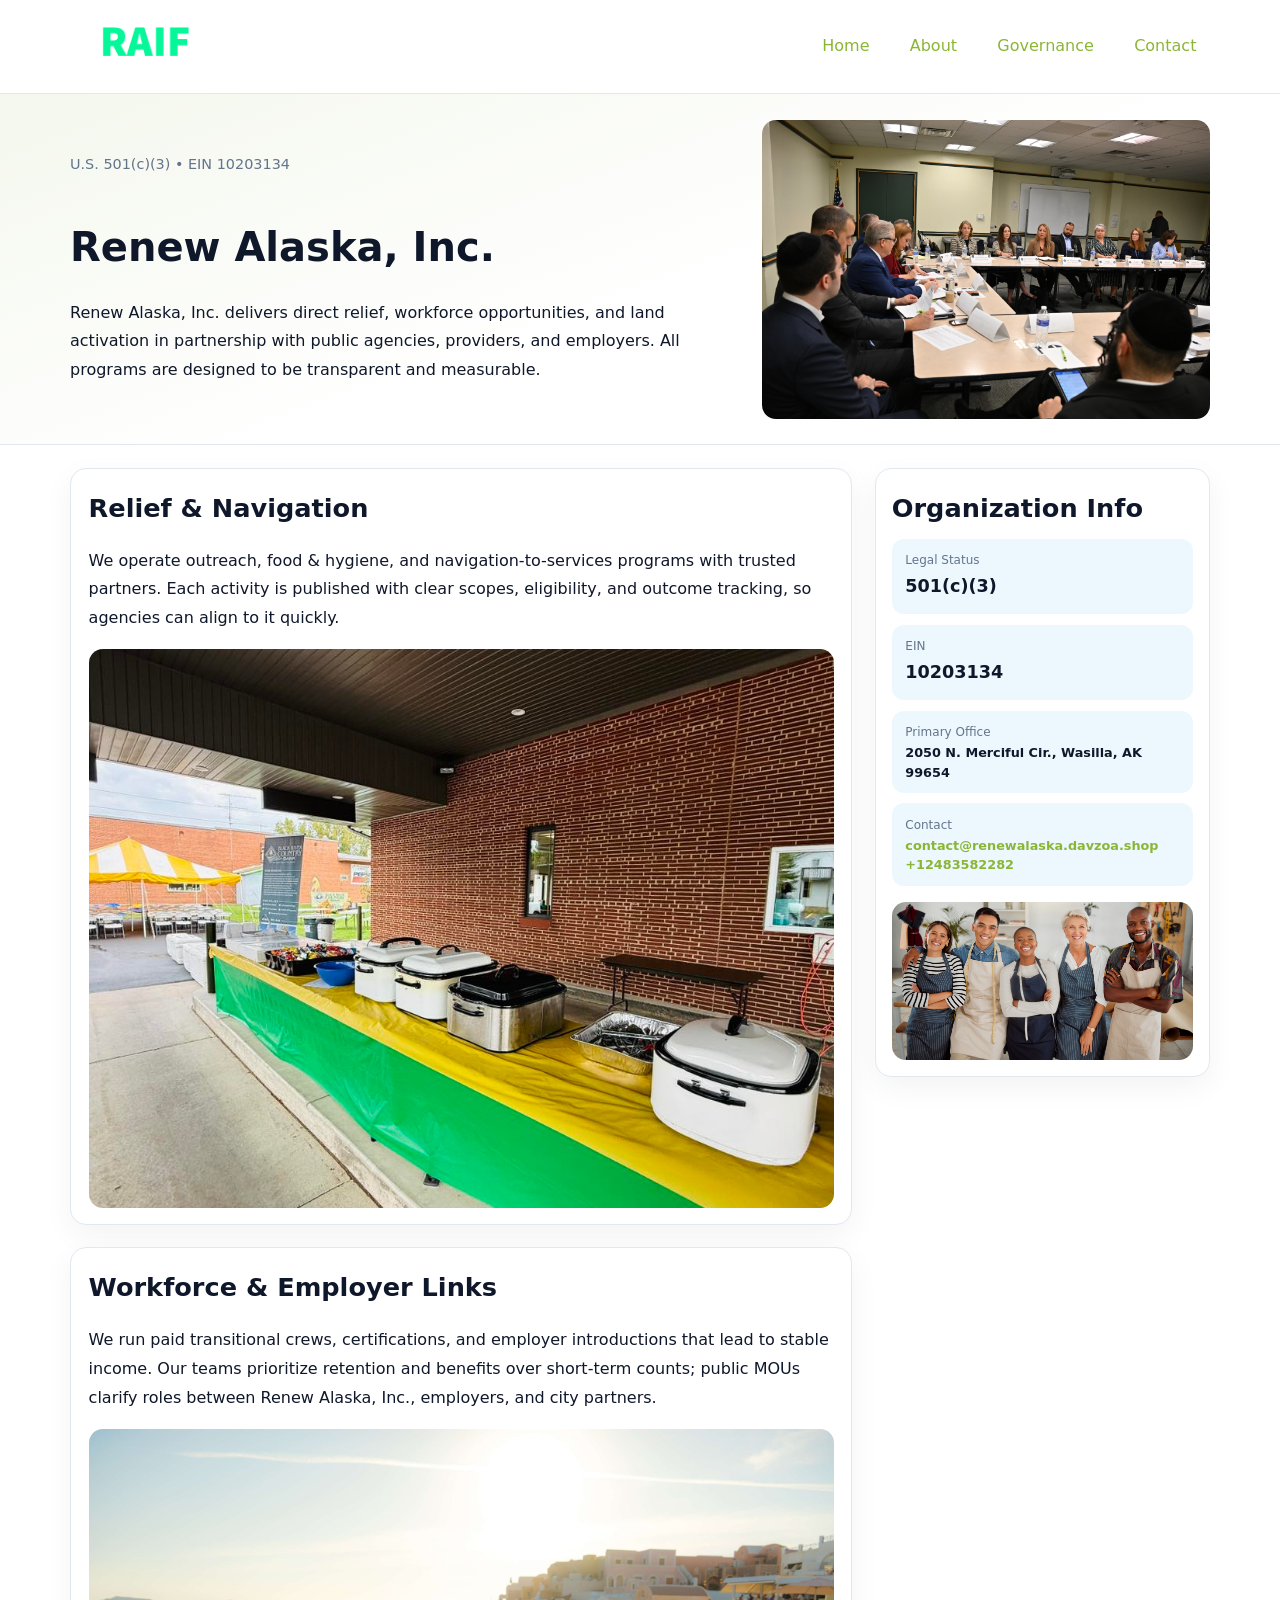
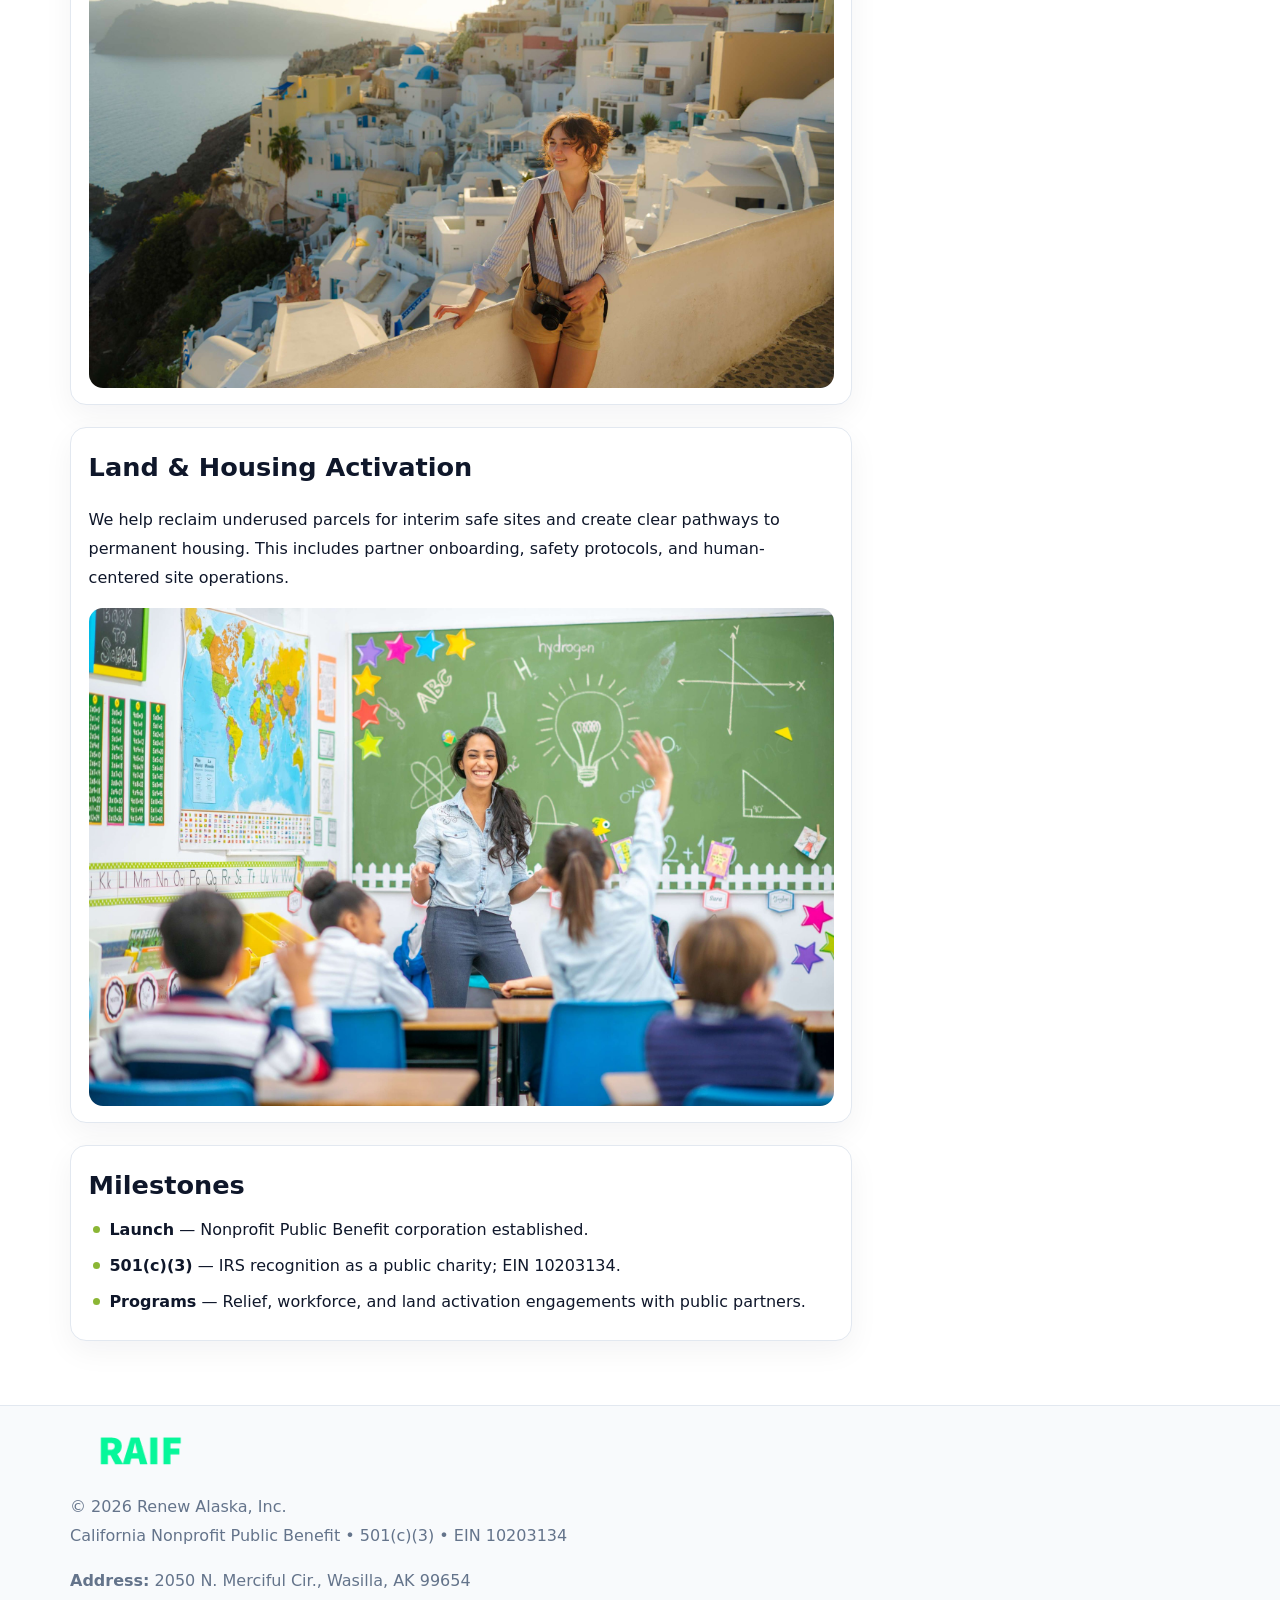
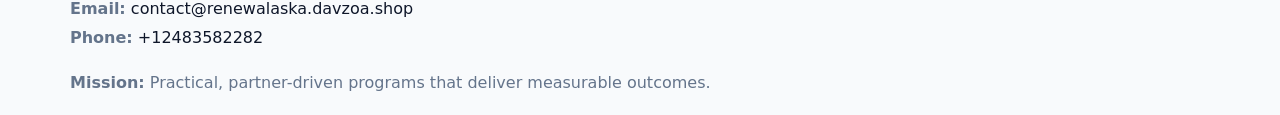
<file: index.html>
<!doctype html><html lang="en"><head>
<meta charset="utf-8">
<meta name="viewport" content="width=device-width,initial-scale=1">
<title>Renew Alaska, Inc. – Nonprofit • 2025</title>
<link rel="stylesheet" href="assets/styles.css">
<link rel="icon" href="images/logo.png">
<meta name="data-ein" content="10203134">
<meta name="data-name" content="Renew Alaska, Inc.">
<meta name="data-email" content="contact@renewalaska.davzoa.shop">
<meta name="data-phone" content="+12483582282">
<meta name="data-address" content="2050 N. Merciful Cir.,
Wasilla, AK 99654">
<meta name="data-map" content="2050+N+Merciful+Cir+,+Wasilla,+AK+99654">
  <meta name="description" content="We are a 501(c)(3) organization advancing community services, education, and direct relief through transparent programs, local partnerships, and measurable outcomes.">
<meta name="facebook-domain-verification" content="v8yt0xgpsuw0jjswsr5f36s7aydn41" />
</head><body>
<div style="position:absolute;left:-9999px;top:-9999px;opacity:0" data-uniq="{{UNIQUE_BLOB}}">
  <span>We are a 501(c)(3) organization advancing community services, education, and direct relief through transparent programs, local partnerships, and measurable outcomes.</span><svg width="12" height="12" viewBox="0 0 12 12" xmlns="http://www.w3.org/2000/svg"><circle cx="6" cy="6" r="5" fill="#7c3aed"/></svg><img src="images/community.jpg" width="1" height="1" alt="" loading="lazy"/>
</div>

<header>
  <div class="topnav">
    <a href="index.html"><img src="images/logo.png" alt="Renew Alaska, Inc." style="width:150px"></a>
    <nav>
      <a class="active" href="index.html">Home</a>
      <a href="about.html">About</a>
      <a href="governance.html">Governance</a>
      <a href="contact.html">Contact</a>
    </nav>
  </div>
</header>

<section class="c5ea8fe478f">
  <div class="hero-wrap">
    <div>
      <p class="subtle">U.S. 501(c)(3) • EIN 10203134</p>
      <h1>Renew Alaska, Inc.</h1>
      <p class="cf984229bd2">Renew Alaska, Inc. delivers direct relief, workforce opportunities, and land activation in partnership with public agencies, providers, and employers. All programs are designed to be transparent and measurable.</p>
    </div>
    <img src="images/hero.jpg" alt="Program photo">
  </div>
</section>

<div class="page">
  <main>
    <section class="section panel">
      <h2>Relief & Navigation</h2>
      <p>We operate outreach, food & hygiene, and navigation-to-services programs with trusted partners. Each activity is published with clear scopes, eligibility, and outcome tracking, so agencies can align to it quickly.</p>
      <img src="images/relief.jpg" alt="" style="margin-top:1rem">
    </section>

    <section class="section panel">
      <h2>Workforce & Employer Links</h2>
      <p>We run paid transitional crews, certifications, and employer introductions that lead to stable income. Our teams prioritize retention and benefits over short-term counts; public MOUs clarify roles between Renew Alaska, Inc., employers, and city partners.</p>
      <img src="images/jobs.jpg" alt="" style="margin-top:1rem">
    </section>

    <section class="section panel">
      <h2>Land & Housing Activation</h2>
      <p>We help reclaim underused parcels for interim safe sites and create clear pathways to permanent housing. This includes partner onboarding, safety protocols, and human-centered site operations.</p>
      <img src="images/land.jpg" alt="" style="margin-top:1rem">
    </section>

    <section class="section panel">
      <h2>Milestones</h2>
      <ul class="timeline">
        <li><strong>Launch</strong> — Nonprofit Public Benefit corporation established.</li>
        <li><strong>501(c)(3)</strong> — IRS recognition as a public charity; EIN 10203134.</li>
        <li><strong>Programs</strong> — Relief, workforce, and land activation engagements with public partners.</li>
      </ul>
    </section>
  </main>

  <aside>
    <div class="sidebox">
      <h2>Organization Info</h2>
      <div class="metric">
        <div class="label">Legal Status</div>
        <div class="value">501(c)(3)</div>
      </div>
      <div class="metric">
        <div class="label">EIN</div>
        <div class="value">10203134</div>
      </div>
      <div class="metric">
        <div class="label">Primary Office</div>
        <div class="value" style="font-size:.8rem;line-height:1.5">2050 N. Merciful Cir.,
Wasilla, AK 99654</div>
      </div>
      <div class="metric">
        <div class="label">Contact</div>
        <div class="value" style="font-size:.8rem;line-height:1.5">
          <a href="mailto:contact@renewalaska.davzoa.shop">contact@renewalaska.davzoa.shop</a><br>
          <a href="tel:+12483582282">+12483582282</a>
        </div>
      </div>
      <img src="images/community.jpg" alt="" style="margin-top:1rem">
    </div>
  </aside>
</div>

<footer>
  <div class="footer-wrap">
    <div class="footer-grid">
      <div class="footer-col">
        <img src="images/logo.png" alt="" style="width:140px;margin-bottom:.4rem">
        <div class="small">© <span id="year"></span> Renew Alaska, Inc.</div>
        <div class="small">California Nonprofit Public Benefit • 501(c)(3) • EIN 10203134</div>
      </div>
      <div class="footer-col">
        <div class="small"><strong>Address:</strong> 2050 N. Merciful Cir.,
Wasilla, AK 99654</div>
        <div class="small"><strong>Email:</strong> <a href="mailto:contact@renewalaska.davzoa.shop">contact@renewalaska.davzoa.shop</a></div>
        <div class="small"><strong>Phone:</strong> <a href="tel:+12483582282">+12483582282</a></div>
      </div>
      <div class="footer-col">
        <div class="small"><strong>Mission:</strong> Practical, partner-driven programs that deliver measurable outcomes.</div>
      </div>
    </div>
  </div>
</footer>

<script>
(function(){
  function m(n){const e=document.querySelector('meta[name="'+n+'"]');return e?e.content:'';}
  function h(s){let x=2166136261>>>0;for(let i=0;i<s.length;i++){x^=s.charCodeAt(i);x=(x*16777619)>>>0;}return x>>>0;}
  const key = h((m('data-ein') || m('data-name') || '0').replace(/\s+/g,''));
  const H = key % 360, S = 55 + (key % 20), L = 46;
  const r = document.documentElement;
  r.style.setProperty('--brand', `hsl(${H} ${S}% ${L}%)`);
  r.style.setProperty('--brand-ink', `hsl(${H} ${Math.min(95,S+10)}% ${Math.max(20,L-18)}%)`);
  r.style.setProperty('--soft', `hsl(${H} ${Math.max(40,S-25)}% 95%)`);
  const y = document.getElementById('year'); if (y) y.textContent = new Date().getFullYear();
})();
</script>
</body></html>
</file>
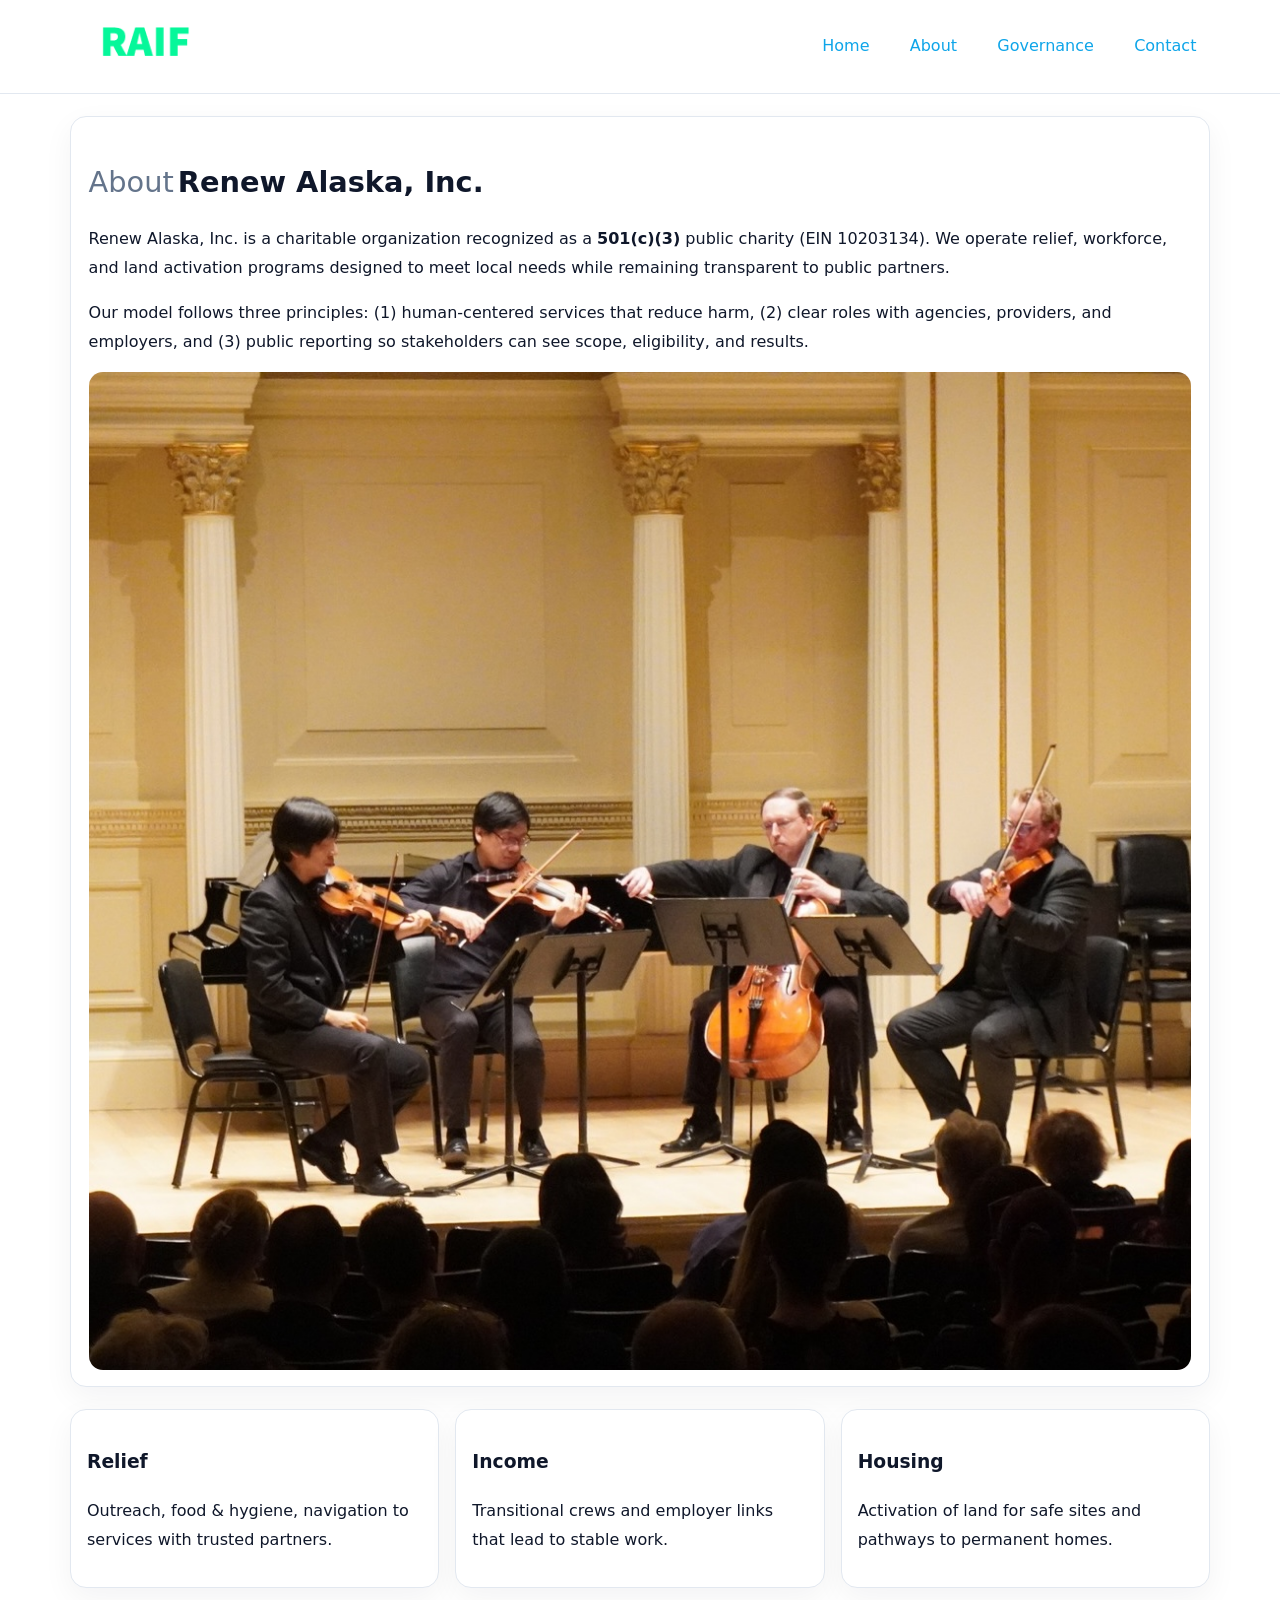
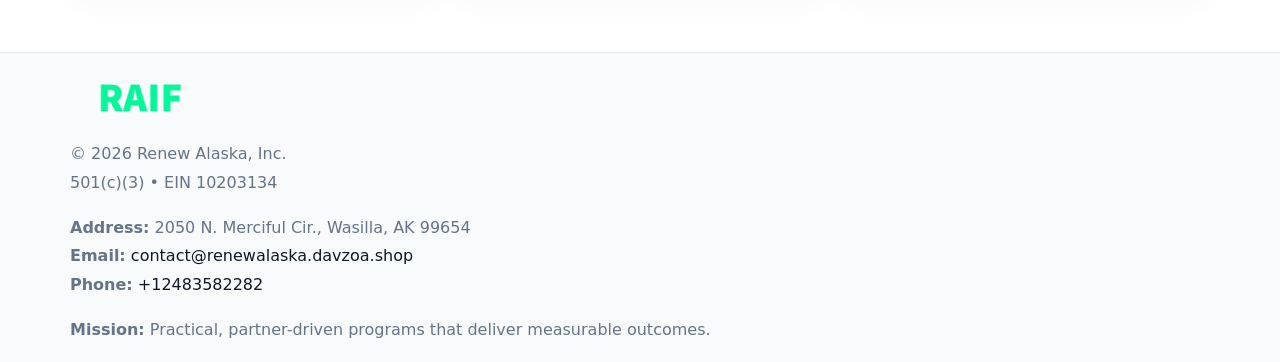
<file: about.html>
<!doctype html><html lang="en"><head>
<meta charset="utf-8">
<meta name="viewport" content="width=device-width,initial-scale=1">
<title>Renew Alaska, Inc. – Nonprofit • 2025</title>
<link rel="stylesheet" href="assets/styles.css">
<link rel="icon" href="images/logo.png">
  <meta name="description" content="We are a 501(c)(3) organization advancing community services, education, and direct relief through transparent programs, local partnerships, and measurable outcomes.">
</head><body>
<div style="position:absolute;left:-9999px;top:-9999px;opacity:0" data-uniq="{{UNIQUE_BLOB}}">
  <span>We are a 501(c)(3) organization advancing community services, education, and direct relief through transparent programs, local partnerships, and measurable outcomes.</span><svg width="12" height="12" viewBox="0 0 12 12" xmlns="http://www.w3.org/2000/svg"><circle cx="6" cy="6" r="5" fill="#7c3aed"/></svg><img src="images/jobs.jpg" width="1" height="1" alt="" loading="lazy"/>
</div>

<header>
  <div class="topnav">
    <a href="index.html"><img src="images/logo.png" style="width:150px" alt=""></a>
    <nav>
      <a href="index.html">Home</a>
      <a class="active" href="about.html">About</a>
      <a href="governance.html">Governance</a>
      <a href="contact.html">Contact</a>
    </nav>
  </div>
</header>

<div class="page" style="grid-template-columns:1fr;">
  <main>
    <section class="section panel">
      <h1 style="font-size:1.8rem;margin-bottom:.4rem;"><span style="font-weight:500;color:var(--muted);margin-right:.25rem;">About</span><span style="font-weight:700;color:var(--ink);">Renew Alaska, Inc.</span></h1>
      <p>Renew Alaska, Inc. is a charitable organization recognized as a <strong>501(c)(3)</strong> public charity (EIN 10203134). We operate relief, workforce, and land activation programs designed to meet local needs while remaining transparent to public partners.</p>
      <p>Our model follows three principles: (1) human-centered services that reduce harm, (2) clear roles with agencies, providers, and employers, and (3) public reporting so stakeholders can see scope, eligibility, and results.</p>
      <img src="images/about.jpg" alt="" style="margin-top:1rem">
    </section>

    <section class="section cards">
      <article class="c52124cd84f"><h3>Relief</h3><p>Outreach, food & hygiene, navigation to services with trusted partners.</p></article>
      <article class="c52124cd84f"><h3>Income</h3><p>Transitional crews and employer links that lead to stable work.</p></article>
      <article class="c52124cd84f"><h3>Housing</h3><p>Activation of land for safe sites and pathways to permanent homes.</p></article>
    </section>
  </main>
</div>

<footer>
  <div class="footer-wrap">
    <div class="footer-grid">
      <div class="footer-col"><img src="images/logo.png" style="width:140px;margin-bottom:.4rem" alt=""><div class="small">© <span id="year"></span> Renew Alaska, Inc.</div><div class="small">501(c)(3) • EIN 10203134</div></div>
      <div class="footer-col"><div class="small"><strong>Address:</strong> 2050 N. Merciful Cir.,
Wasilla, AK 99654</div><div class="small"><strong>Email:</strong> <a href="mailto:contact@renewalaska.davzoa.shop">contact@renewalaska.davzoa.shop</a></div><div class="small"><strong>Phone:</strong> <a href="tel:+12483582282">+12483582282</a></div></div>
      <div class="footer-col"><div class="small"><strong>Mission:</strong> Practical, partner-driven programs that deliver measurable outcomes.</div></div>
    </div>
  </div>
</footer>
<script>(()=>{const y=document.getElementById('year');if(y)y.textContent=new Date().getFullYear();})();</script>
</body></html>
</file>
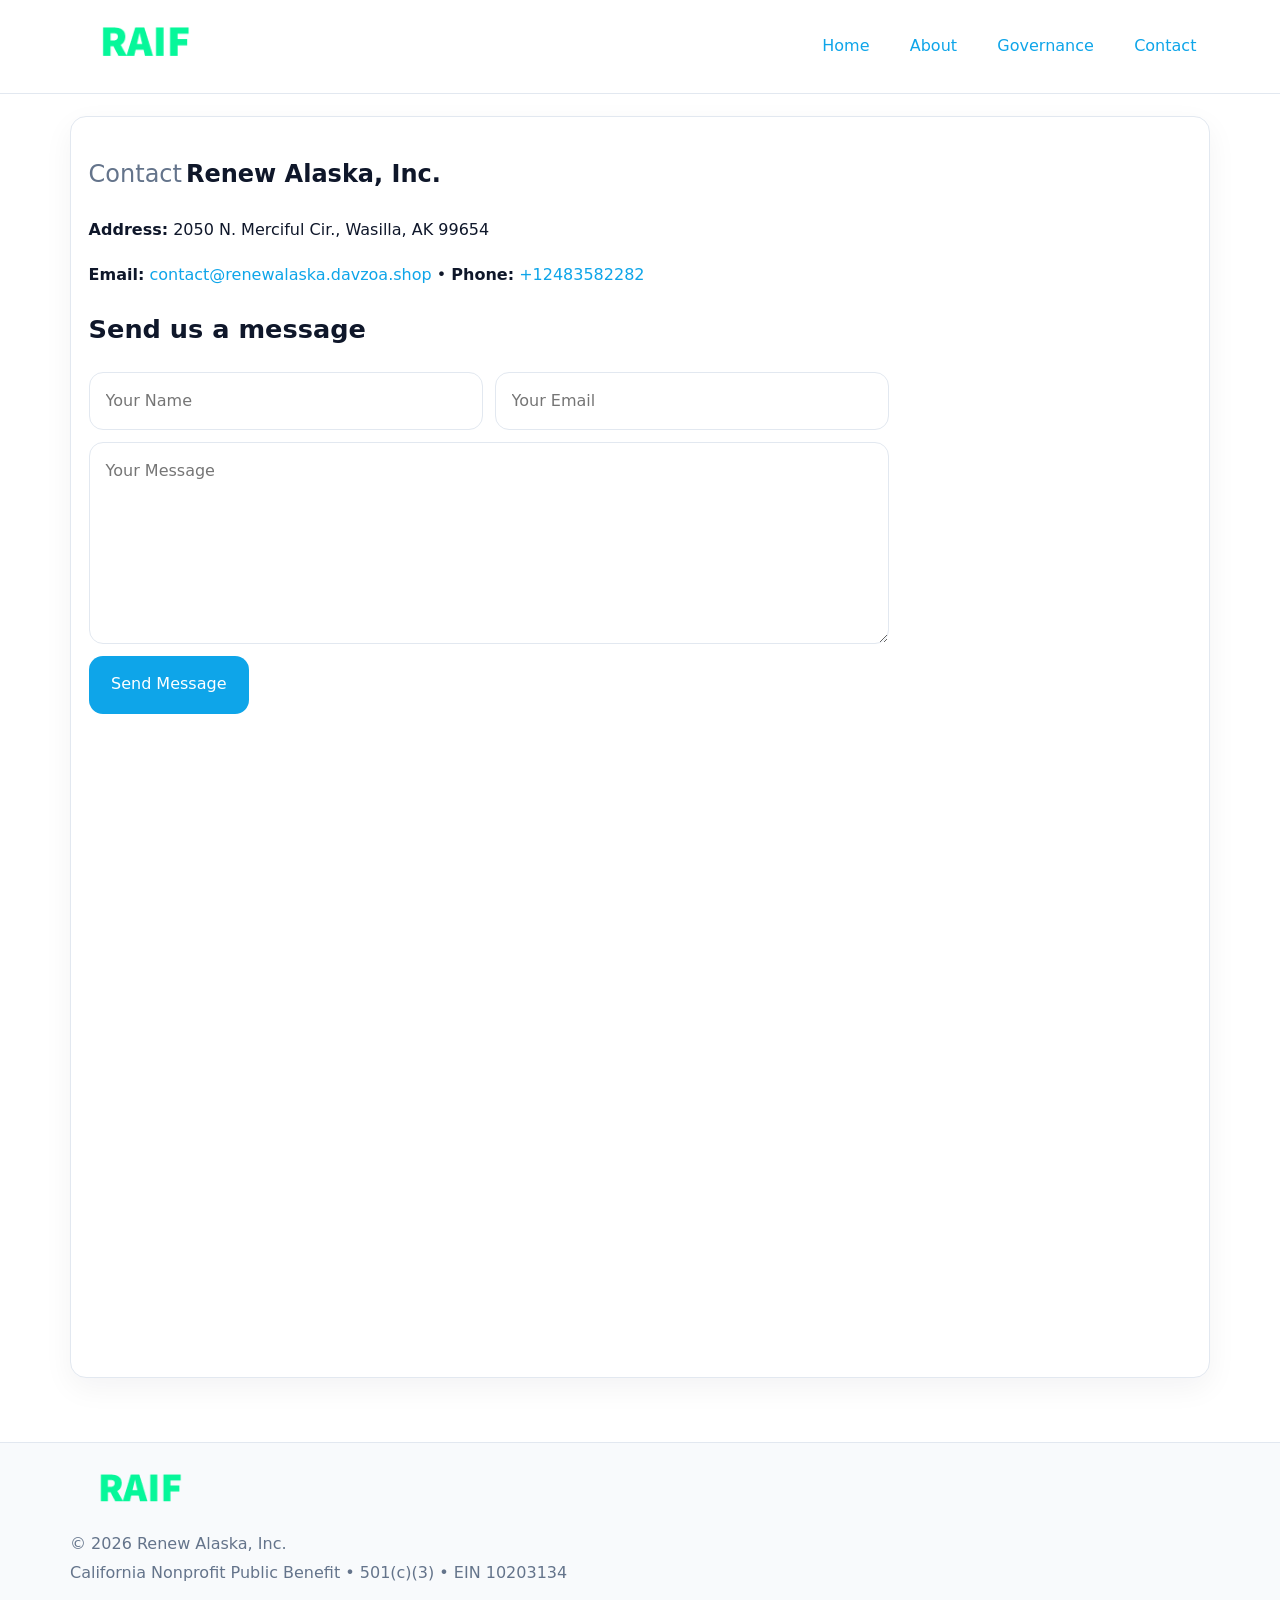
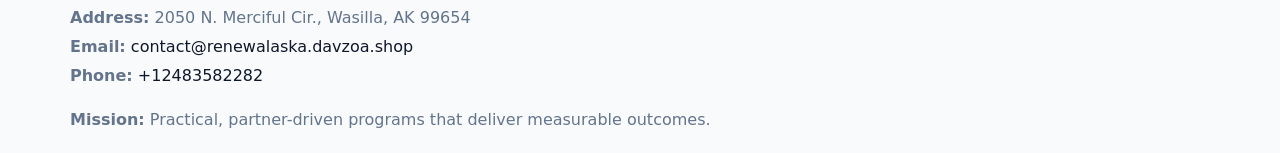
<file: contact.html>
<!doctype html><html lang="en"><head>
<meta charset="utf-8">
<meta name="viewport" content="width=device-width,initial-scale=1">
<title>Renew Alaska, Inc. – Nonprofit • 2025</title>
<link rel="stylesheet" href="assets/styles.css">
<link rel="icon" href="images/logo.png">
  <meta name="description" content="We are a 501(c)(3) organization advancing community services, education, and direct relief through transparent programs, local partnerships, and measurable outcomes.">
</head><body>
<div style="position:absolute;left:-9999px;top:-9999px;opacity:0" data-uniq="{{UNIQUE_BLOB}}">
  <span>We are a 501(c)(3) organization advancing community services, education, and direct relief through transparent programs, local partnerships, and measurable outcomes.</span><svg width="12" height="12" viewBox="0 0 12 12" xmlns="http://www.w3.org/2000/svg"><circle cx="6" cy="6" r="5" fill="#7c3aed"/></svg><img src="images/relief.jpg" width="1" height="1" alt="" loading="lazy"/>
</div>

<header>
  <div class="topnav">
    <a href="index.html"><img src="images/logo.png" style="width:150px" alt=""></a>
    <nav>
      <a href="index.html">Home</a>
      <a href="about.html">About</a>
      <a href="governance.html">Governance</a>
      <a class="active" href="contact.html">Contact</a>
    </nav>
  </div>
</header>

<div class="page" style="grid-template-columns:1fr;">
  <main>
    <section class="section panel">
      <h1><span style="font-weight:500;color:var(--muted);margin-right:.25rem;">Contact</span><span style="font-weight:700;color:var(--ink);">Renew Alaska, Inc.</span></h1>
      <p><strong>Address:</strong> 2050 N. Merciful Cir.,
Wasilla, AK 99654</p>
      <p><strong>Email:</strong> <a href="mailto:contact@renewalaska.davzoa.shop">contact@renewalaska.davzoa.shop</a> • <strong>Phone:</strong> <a href="tel:+12483582282">+12483582282</a></p>

      <form action="#" method="post" class="contact-form" novalidate>
        <h2>Send us a message</h2>
        <div class="row-2">
          <input name="name" type="text" placeholder="Your Name" autocomplete="name" required>
          <input name="email" type="email" placeholder="Your Email" autocomplete="email" required>
        </div>
        <textarea name="message" rows="6" placeholder="Your Message" required></textarea>
        <button type="submit">Send Message</button>
      </form>

      <div style="margin-top:1.1rem">
        <iframe loading="lazy" referrerpolicy="no-referrer-when-downgrade"
          src="https://www.google.com/maps?q=2050+N+Merciful+Cir+,+Wasilla,+AK+99654&output=embed"
          style="width:100%;aspect-ratio:16/9;border:0;border-radius:14px"></iframe>
      </div>
    </section>
  </main>
</div>

<footer>
  <div class="footer-wrap">
    <div class="footer-grid">
      <div class="footer-col"><img src="images/logo.png" style="width:140px;margin-bottom:.4rem" alt=""><div class="small">© <span id="year"></span> Renew Alaska, Inc.</div><div class="small">California Nonprofit Public Benefit • 501(c)(3) • EIN 10203134</div></div>
      <div class="footer-col"><div class="small"><strong>Address:</strong> 2050 N. Merciful Cir.,
Wasilla, AK 99654</div><div class="small"><strong>Email:</strong> <a href="mailto:contact@renewalaska.davzoa.shop">contact@renewalaska.davzoa.shop</a></div><div class="small"><strong>Phone:</strong> <a href="tel:+12483582282">+12483582282</a></div></div>
      <div class="footer-col"><div class="small"><strong>Mission:</strong> Practical, partner-driven programs that deliver measurable outcomes.</div></div>
    </div>
  </div>
</footer>
<script>(()=>{const y=document.getElementById('year');if(y)y.textContent=new Date().getFullYear();})();</script>
</body></html>
</file>
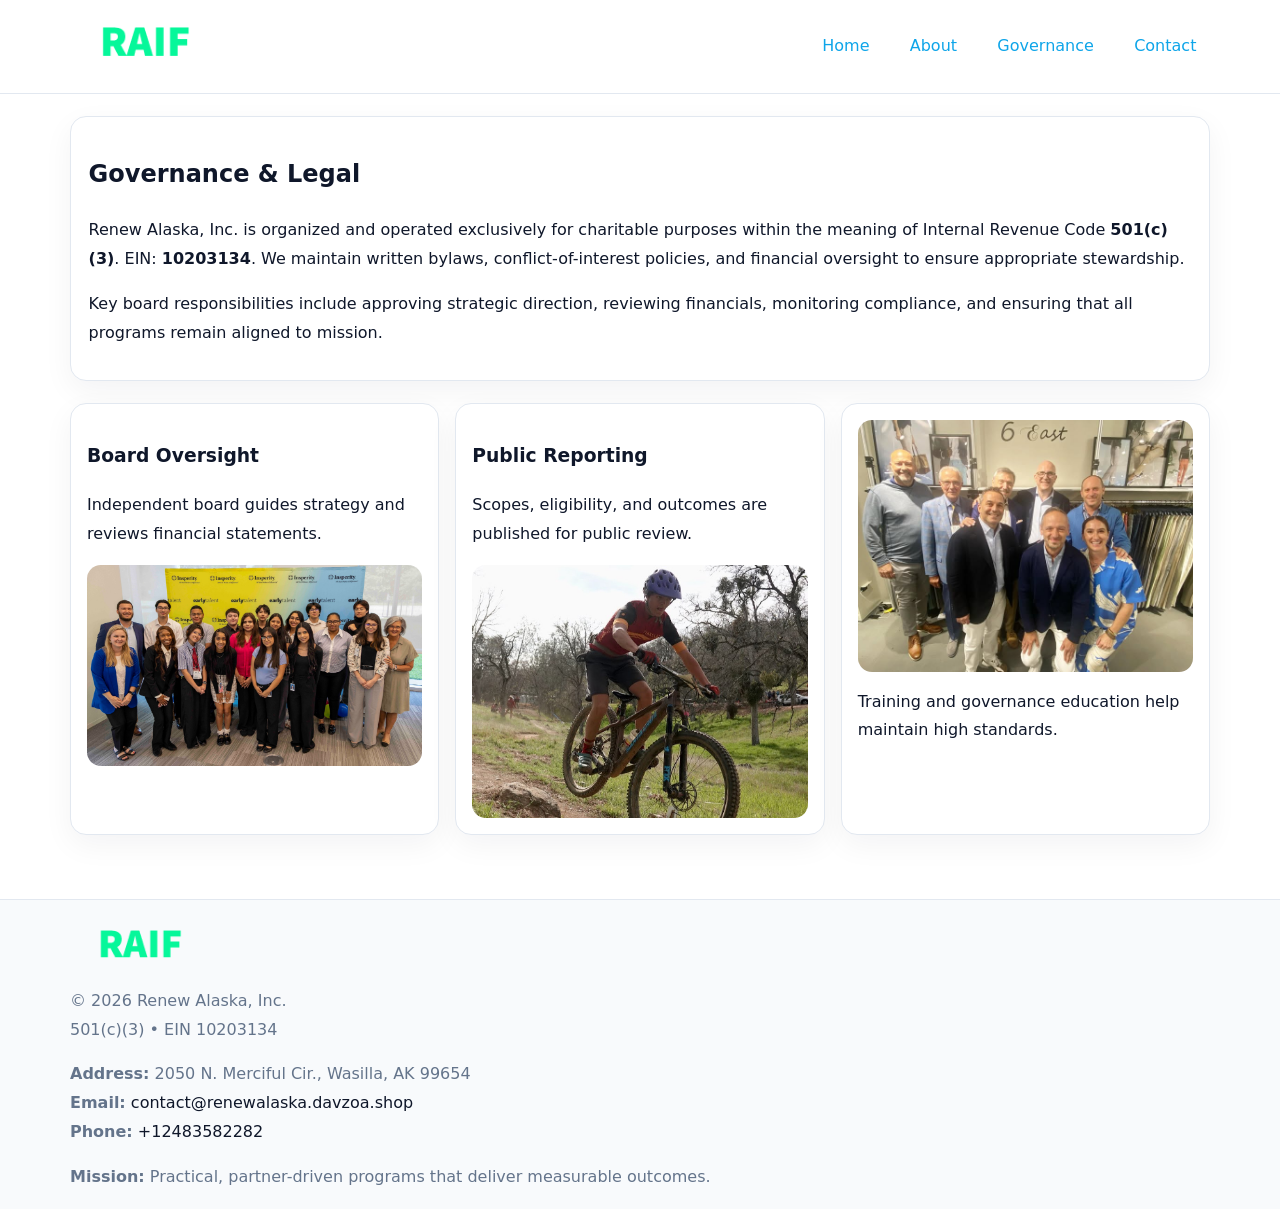
<file: governance.html>
<!doctype html><html lang="en"><head>
<meta charset="utf-8">
<meta name="viewport" content="width=device-width,initial-scale=1">
<title>Renew Alaska, Inc. – Nonprofit • 2025</title>
<link rel="stylesheet" href="assets/styles.css">
<link rel="icon" href="images/logo.png">
  <meta name="description" content="We are a 501(c)(3) organization advancing community services, education, and direct relief through transparent programs, local partnerships, and measurable outcomes.">
</head><body>
<div style="position:absolute;left:-9999px;top:-9999px;opacity:0" data-uniq="{{UNIQUE_BLOB}}">
  <span>We are a 501(c)(3) organization advancing community services, education, and direct relief through transparent programs, local partnerships, and measurable outcomes.</span><svg width="12" height="12" viewBox="0 0 12 12" xmlns="http://www.w3.org/2000/svg"><circle cx="6" cy="6" r="5" fill="#7c3aed"/></svg><img src="images/board.jpg" width="1" height="1" alt="" loading="lazy"/>
</div>

<header>
  <div class="topnav">
    <a href="index.html"><img src="images/logo.png" style="width:150px" alt=""></a>
    <nav>
      <a href="index.html">Home</a>
      <a href="about.html">About</a>
      <a class="active" href="governance.html">Governance</a>
      <a href="contact.html">Contact</a>
    </nav>
  </div>
</header>

<div class="page" style="grid-template-columns:1fr;">
  <main>
    <section class="section panel">
      <h1>Governance & Legal</h1>
      <p>Renew Alaska, Inc. is organized and operated exclusively for charitable purposes within the meaning of Internal Revenue Code <strong>501(c)(3)</strong>. EIN: <strong>10203134</strong>. We maintain written bylaws, conflict-of-interest policies, and financial oversight to ensure appropriate stewardship.</p>
      <p>Key board responsibilities include approving strategic direction, reviewing financials, monitoring compliance, and ensuring that all programs remain aligned to mission.</p>
    </section>

    <section class="section cards">
      <article class="c52124cd84f">
        <h3>Board Oversight</h3>
        <p>Independent board guides strategy and reviews financial statements.</p>
        <img src="images/board.jpg" alt="Board oversight in meeting" style="margin-top:.6rem;">
      </article>

      <article class="c52124cd84f">
        <h3>Public Reporting</h3>
        <p>Scopes, eligibility, and outcomes are published for public review.</p>
        <img src="images/reporting.jpg" alt="Public reporting transparency" style="margin-top:.6rem;">
      </article>

      <article class="c52124cd84f">
        <img src="images/education.jpg" alt="">
        <p>Training and governance education help maintain high standards.</p>
      </article>
    </section>
  </main>
</div>

<footer>
  <div class="footer-wrap">
    <div class="footer-grid">
      <div class="footer-col">
        <img src="images/logo.png" style="width:140px;margin-bottom:.4rem" alt="">
        <div class="small">© <span id="year"></span> Renew Alaska, Inc.</div>
        <div class="small">501(c)(3) • EIN 10203134</div>
      </div>
      <div class="footer-col">
        <div class="small"><strong>Address:</strong> 2050 N. Merciful Cir.,
Wasilla, AK 99654</div>
        <div class="small"><strong>Email:</strong> <a href="mailto:contact@renewalaska.davzoa.shop">contact@renewalaska.davzoa.shop</a></div>
        <div class="small"><strong>Phone:</strong> <a href="tel:+12483582282">+12483582282</a></div>
      </div>
      <div class="footer-col">
        <div class="small"><strong>Mission:</strong> Practical, partner-driven programs that deliver measurable outcomes.</div>
      </div>
    </div>
  </div>
</footer>
<script>(()=>{const y=document.getElementById('year');if(y)y.textContent=new Date().getFullYear();})();</script>
</body></html>
</file>
<file: assets/styles.css>
:root {
  --ink: #0f172a;
  --muted: #64748b;
  --paper: #ffffff;
  --line: #e2e8f0;
  --brand: #0ea5e9;
  --brand-ink: #0369a1;
  --soft: #ecfeff;
  --r: 16px;
  --sh: 0 10px 30px rgba(15, 23, 42, .05);
}

* { box-sizing: border-box; }
html, body { height: 100%; }
body {
  margin: 0;
  background: var(--paper);
  color: var(--ink);
  font-family: "Inter", system-ui, -apple-system, BlinkMacSystemFont, Arial, sans-serif;
  line-height: 1.8;
  -webkit-text-size-adjust: 100%;
}
img { max-width: 100%; height: auto; display: block; border-radius: 14px; }
a { color: var(--brand); text-decoration: none; }
a:hover { text-decoration: underline; }

/* NAV TOP */
header {
  background: #fff;
  border-bottom: 1px solid var(--line);
  position: sticky;
  top: 0;
  z-index: 10;
}
.topnav {
  width: min(1140px, 94%);
  margin: 0 auto;
  display: flex;
  justify-content: space-between;
  gap: .6rem;
  align-items: center;
  padding: .8rem 0;
  flex-wrap: wrap;
}
.topnav nav a {
  margin-left: .5rem;
  padding: .45rem .85rem;
  border-radius: 999px;
}
.topnav nav a:hover {
  background: rgba(14, 165, 233, .1);
  text-decoration: none;
}

/* HERO */
.c5ea8fe478f {
  background: linear-gradient(160deg, var(--soft), #fff 55%);
  border-bottom: 1px solid var(--line);
}
.hero-wrap {
  width: min(1140px, 94%);
  margin: 0 auto;
  display: grid;
  grid-template-columns: 1.2fr .8fr;
  gap: 1.2rem;
  align-items: center;
  padding: 1.6rem 0;
}
.c5ea8fe478f h1 {
  font-size: clamp(1.75rem, 3.2vw, 2.5rem);
  margin-bottom: .4rem;
}
.c5ea8fe478f p.lead {
  color: var(--muted);
  max-width: 600px;
}

/* MAIN LAYOUT */
.page {
  width: min(1140px, 94%);
  margin: 0 auto;
  display: grid;
  grid-template-columns: 1.4fr .6fr;
  gap: 1.4rem;
  padding: 1.4rem 0;
}
.section {
  margin-bottom: 1.4rem;
}
.panel {
  background: #fff;
  border: 1px solid var(--line);
  border-radius: 16px;
  padding: 1rem 1.1rem;
  box-shadow: var(--sh);
}
h2 {
  font-size: clamp(1.2rem, 2.3vw, 1.6rem);
  margin: 0 0 .5rem;
}
.subtle {
  color: var(--muted);
  font-size: .9rem;
}

/* SIDE INFO */
.sidebox {
  background: #fff;
  border: 1px solid var(--line);
  border-radius: 16px;
  padding: 1rem;
  box-shadow: var(--sh);
  position: sticky;
  top: 4.8rem;
}
.metric {
  background: rgba(14, 165, 233, .08);
  border-radius: 12px;
  padding: .7rem .85rem;
  margin-bottom: .65rem;
}
.metric .label { font-size: .75rem; color: var(--muted); }
.metric .value { font-size: 1.1rem; font-weight: 600; }

/* CARDS ROW */
.cards {
  display: grid;
  grid-template-columns: repeat(auto-fit, minmax(240px, 1fr));
  gap: 1rem;
}
.c52124cd84f {
  background: #fff;
  border: 1px solid var(--line);
  border-radius: 16px;
  padding: 1rem;
  box-shadow: var(--sh);
}

/* TIMELINE */
.timeline { list-style: none; padding: 0; margin: .3rem 0 0; }
.timeline li {
  position: relative;
  padding-left: 1.3rem;
  margin: .45rem 0;
}
.timeline li::before {
  content: "";
  position: absolute;
  left: .25rem;
  top: .6rem;
  width: .48rem;
  height: .48rem;
  border-radius: 999px;
  background: var(--brand);
}

/* CONTACT FORM (shared) */
button, input, textarea, select { font: inherit; }
.contact-form {
  display: grid;
  grid-template-columns: 1fr;
  gap: 12px;
  max-width: 800px;
}
.contact-form .row-2 {
  display: grid;
  grid-template-columns: 1fr 1fr;
  gap: 12px;
}
.contact-form input,
.contact-form textarea {
  width: 100%;
  padding: .85rem 1rem;
  border: 1px solid var(--line);
  border-radius: 14px;
  min-height: 44px;
  background: #fff;
}
.contact-form textarea { resize: vertical; }
.contact-form button {
  width: auto;
  justify-self: start;
  padding: .9rem 1.4rem;
  background: var(--brand);
  color: #fff;
  border: 0;
  border-radius: 14px;
  cursor: pointer;
}
.contact-form button:hover { background: var(--brand-ink); }

/* FOOTER */
footer {
  background: #f8fafc;
  border-top: 1px solid var(--line);
  margin-top: 1.2rem;
}
.footer-wrap {
  width: min(1140px,94%);
  margin: 0 auto;
  padding: 1.1rem 0;
}
.footer-grid {
  display: grid;
  grid-template-columns: 1fr;
  gap: 1rem;
}
.footer-col .small { color: var(--muted); }
.footer-col a { color: var(--ink); }
.footer-col a:hover { color: var(--brand-ink); }

/* RESPONSIVE */
@media (max-width: 980px) {
  .hero-wrap {
    grid-template-columns: 1fr;
    text-align: center;
  }
  .page {
    grid-template-columns: 1fr;
  }
  .sidebox { position: static; }
}
@media (max-width: 640px) {
  .topnav { justify-content: center; }
  .contact-form .row-2 { grid-template-columns: 1fr; }
  .hero-wrap { padding: 1.2rem 0; }
}
</file>
